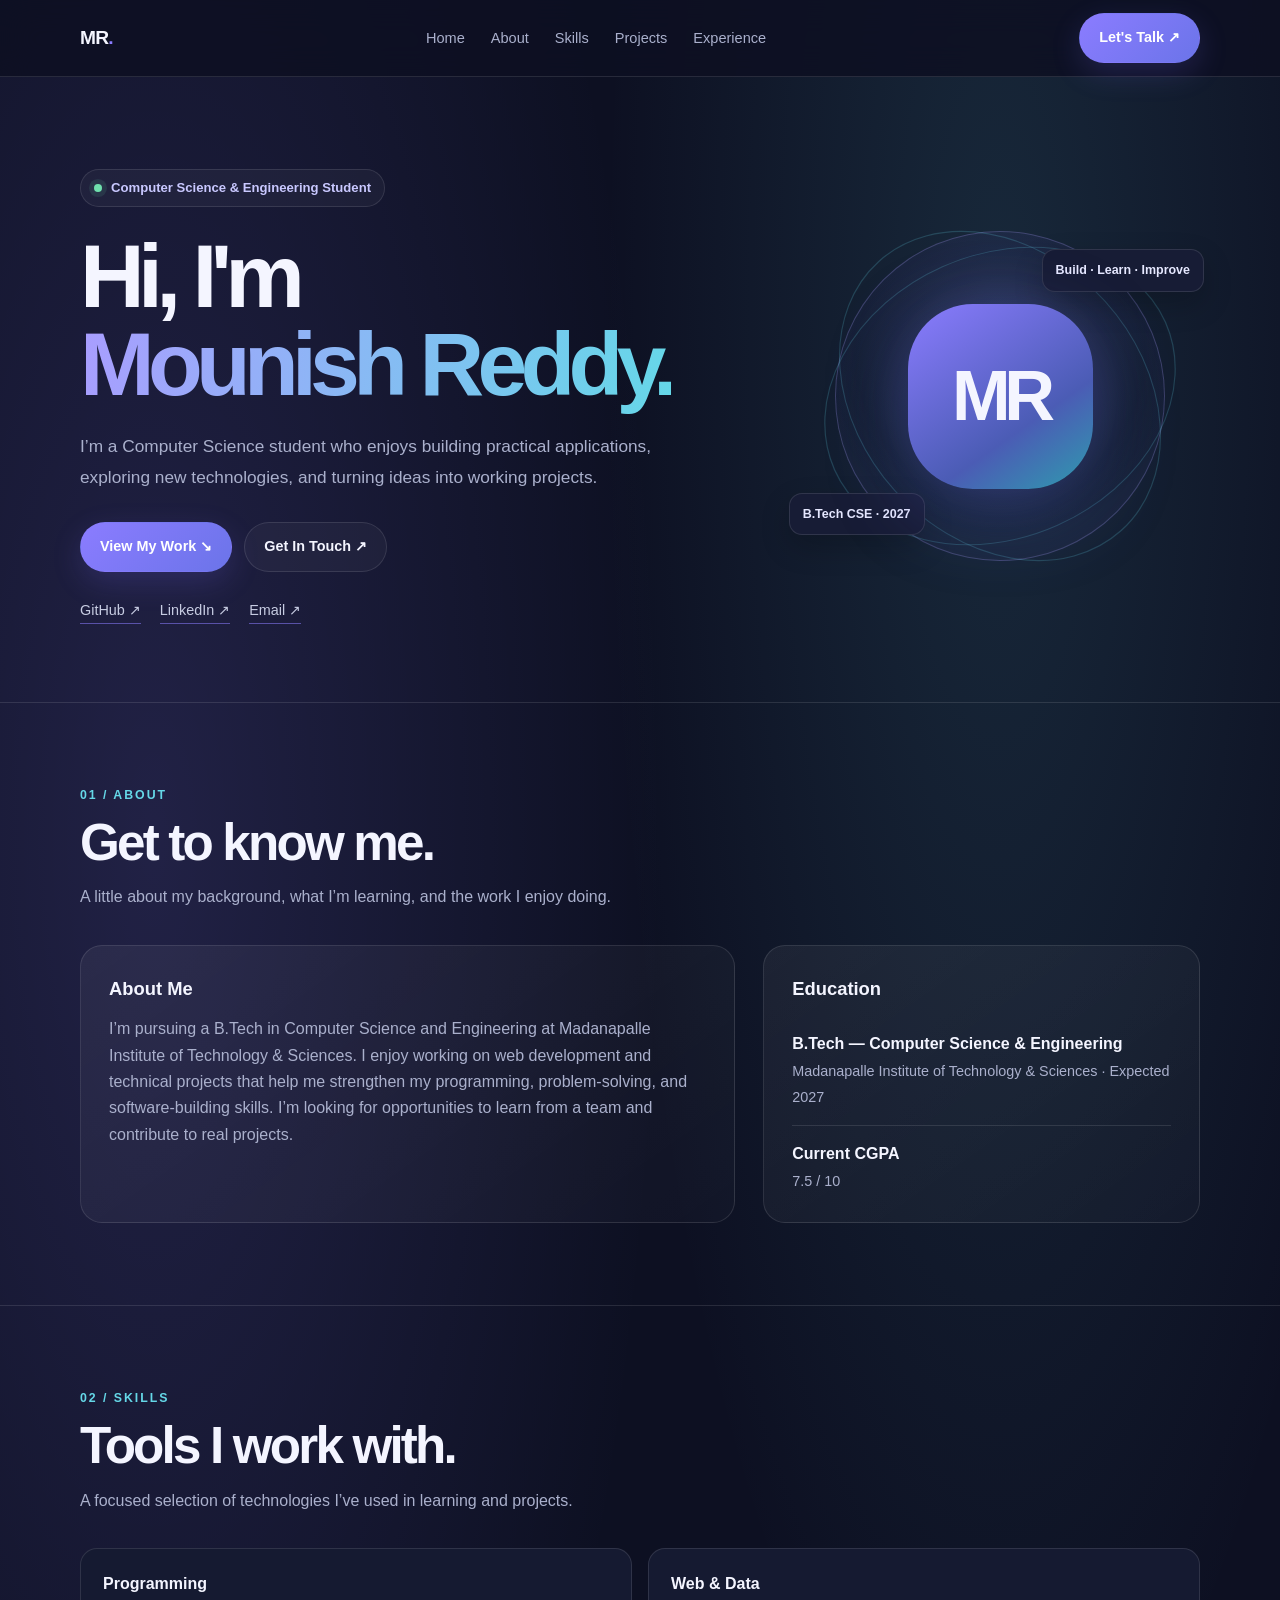
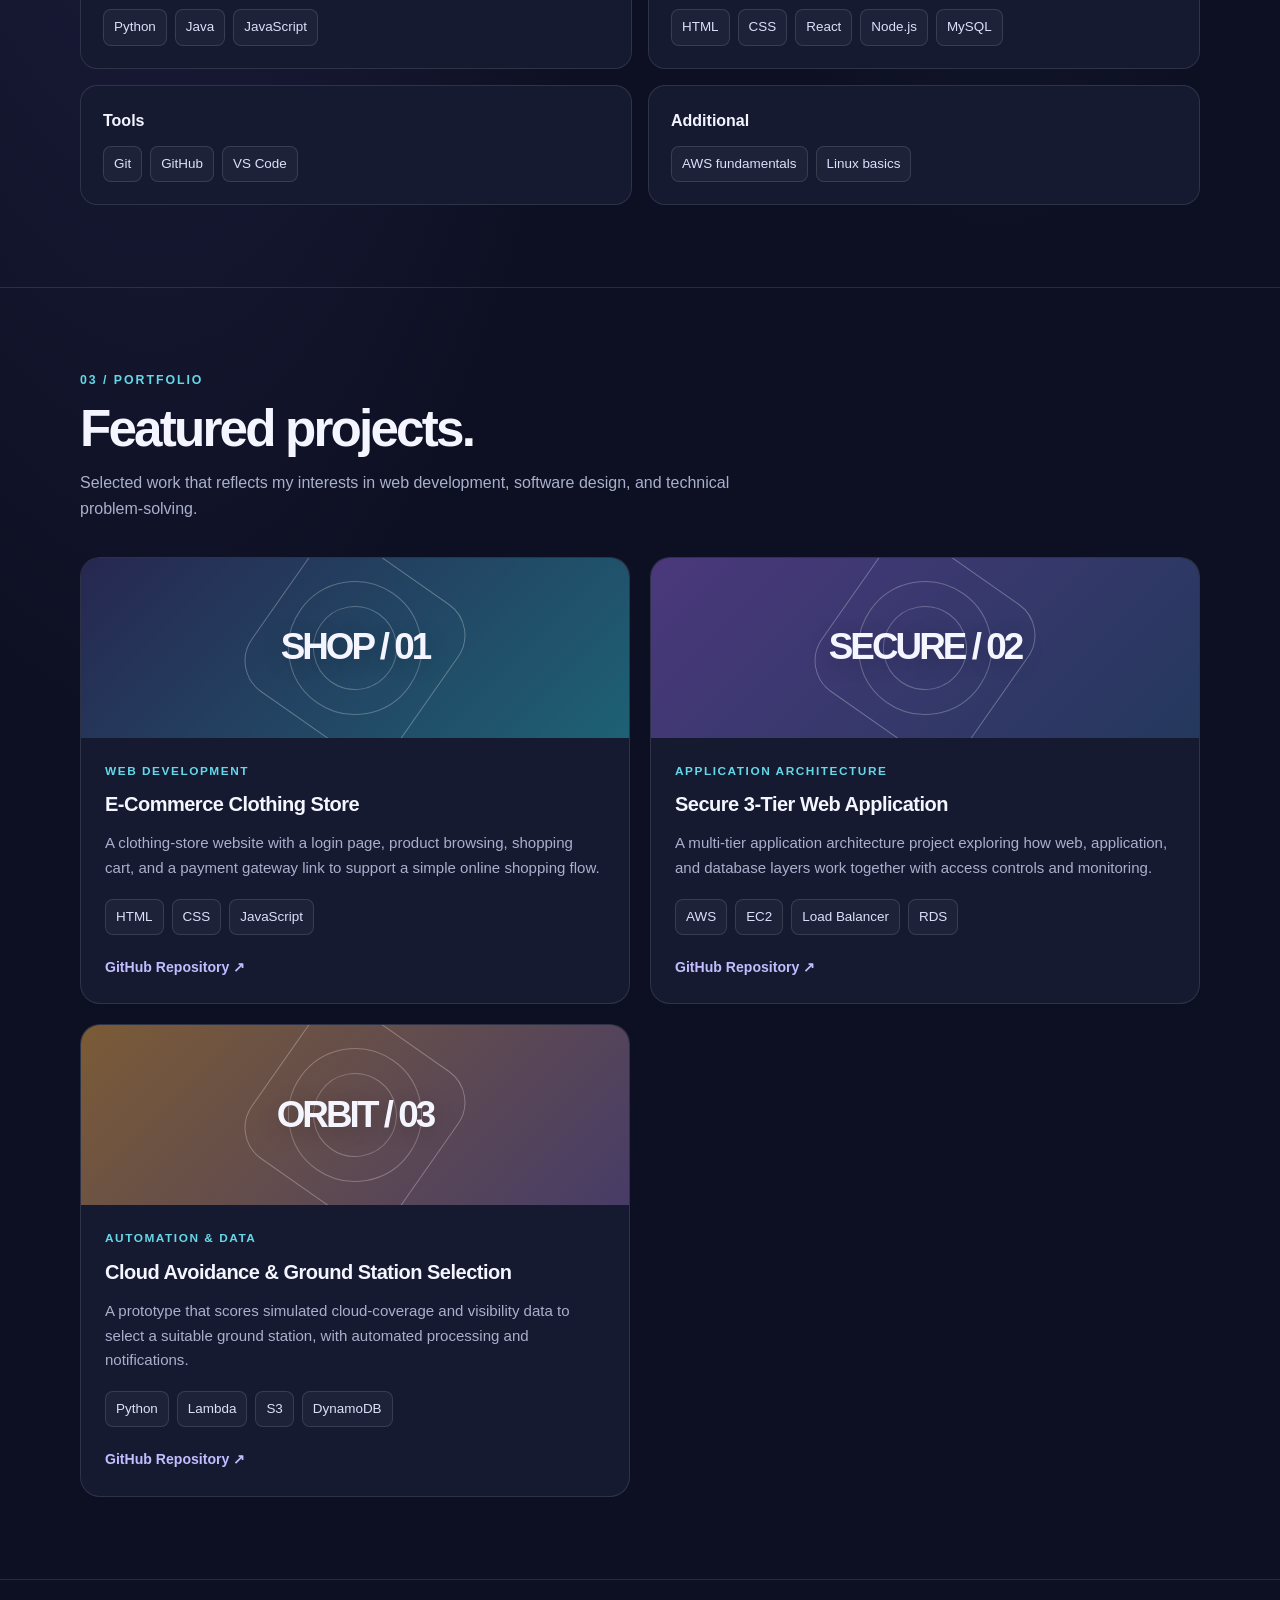
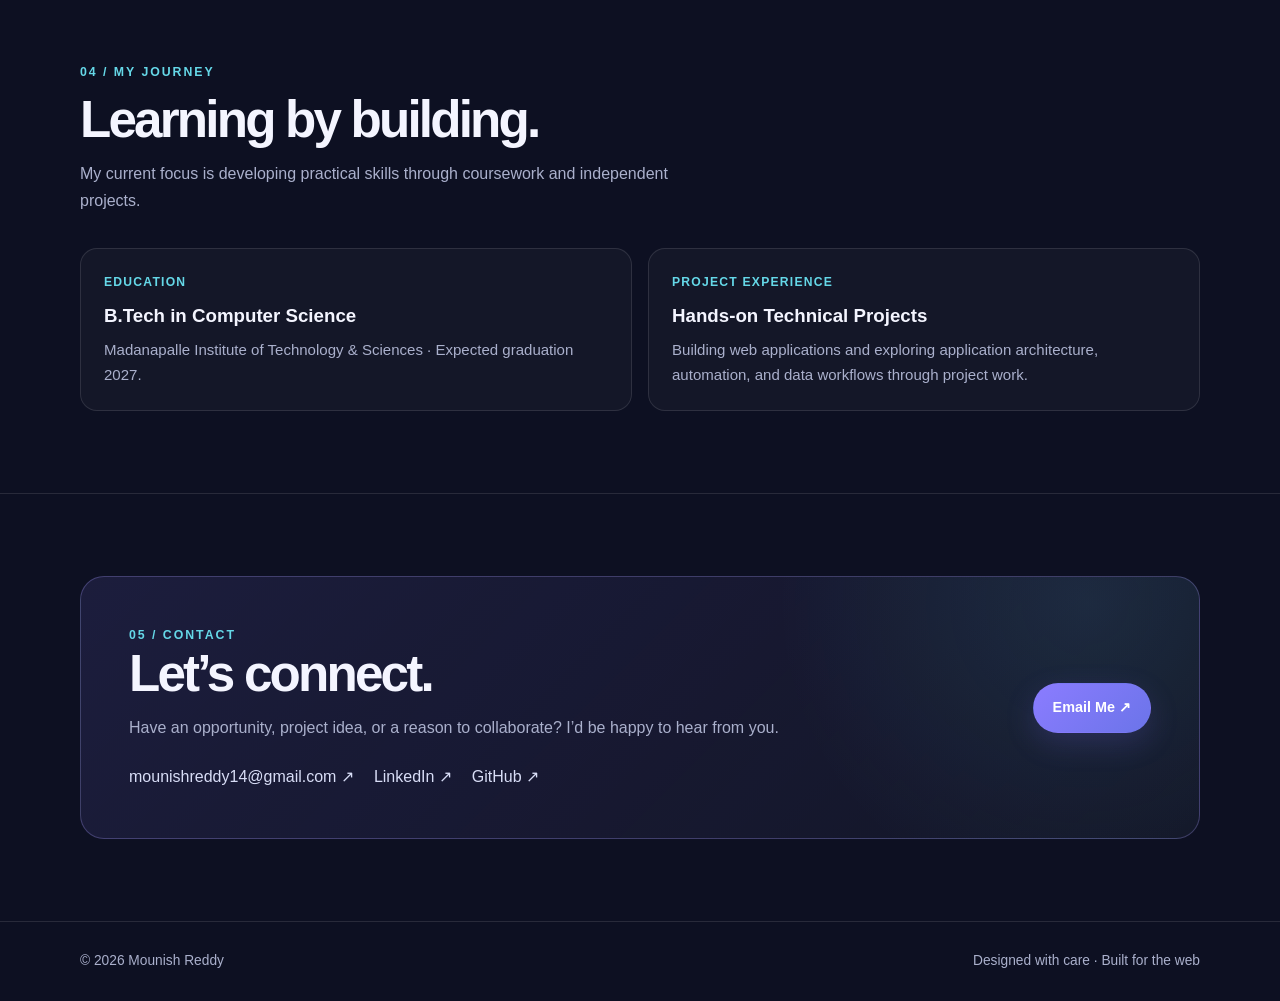
<file: index.html>
<!DOCTYPE html>
<html lang="en">
<head>
<meta charset="UTF-8">
<meta name="viewport" content="width=device-width, initial-scale=1">
<meta name="theme-color" content="#101126">
<meta name="description" content="Mounish Reddy — Computer Science student, developer, and project builder.">
<title>Mounish Reddy | Developer Portfolio</title>
<style>
:root{--bg:#0d1022;--panel:#151a31;--panel2:#1a2140;--text:#f4f5ff;--muted:#aab0cc;--line:rgba(255,255,255,.11);--purple:#8b7cff;--cyan:#65d8e8;--max:1120px}
*{box-sizing:border-box}html{scroll-behavior:smooth;scroll-padding-top:90px}body{margin:0;background:radial-gradient(ellipse at 78% 8%,rgba(101,216,232,.12),transparent 28%),radial-gradient(ellipse at 12% 20%,rgba(139,124,255,.16),transparent 32%),var(--bg);color:var(--text);font-family:Inter,-apple-system,BlinkMacSystemFont,"Segoe UI",sans-serif;line-height:1.65}a{color:inherit;text-decoration:none}button,a{ -webkit-tap-highlight-color:transparent}.wrap{width:min(var(--max),calc(100% - 42px));margin:auto}.nav{position:sticky;top:0;z-index:10;background:rgba(13,16,34,.86);backdrop-filter:blur(16px);border-bottom:1px solid var(--line)}.nav-inner{height:76px;display:flex;align-items:center;justify-content:space-between;gap:24px}.brand{font-size:1.2rem;font-weight:850;letter-spacing:-.04em}.brand span{color:var(--purple)}.navlinks{display:flex;gap:26px;align-items:center;font-size:.91rem;color:var(--muted)}.navlinks a:hover{color:var(--text)}.nav-cta,.btn{display:inline-flex;align-items:center;justify-content:center;gap:8px;border-radius:999px;padding:12px 19px;font-weight:750;font-size:.9rem;border:1px solid var(--line);transition:transform .2s,background .2s}.nav-cta,.btn.primary{background:linear-gradient(135deg,var(--purple),#6b74e9);border-color:transparent;color:white;box-shadow:0 10px 30px rgba(113,101,235,.2)}.btn.secondary{background:rgba(255,255,255,.035)}.btn:hover,.nav-cta:hover{transform:translateY(-2px)}.hero{padding:92px 0 78px;min-height:580px;display:grid;grid-template-columns:1.25fr .75fr;align-items:center;gap:55px}.eyebrow{display:inline-flex;align-items:center;gap:9px;border:1px solid var(--line);background:rgba(255,255,255,.035);border-radius:999px;padding:7px 13px;color:#c9c8ff;font-size:.82rem;font-weight:700}.dot{width:8px;height:8px;border-radius:50%;background:#6fe0ad;box-shadow:0 0 0 5px rgba(111,224,173,.1)}h1{font-size:clamp(3.3rem,7vw,5.8rem);line-height:.99;letter-spacing:-.075em;margin:25px 0 22px;font-weight:850}h1 span{background:linear-gradient(100deg,#a99dff,var(--cyan));-webkit-background-clip:text;background-clip:text;color:transparent}.hero p{max-width:640px;color:var(--muted);font-size:1.08rem;line-height:1.8}.actions{display:flex;flex-wrap:wrap;gap:12px;margin-top:29px}.socials{display:flex;gap:19px;flex-wrap:wrap;margin-top:27px;font-size:.9rem;color:#c7cce2}.socials a{border-bottom:1px solid rgba(139,124,255,.55)}.portrait-card{position:relative;min-height:370px;display:grid;place-items:center}.orbit{width:min(330px,78vw);aspect-ratio:1;border-radius:50%;border:1px solid rgba(169,157,255,.28);display:grid;place-items:center;position:relative;background:radial-gradient(circle at 50% 38%,rgba(139,124,255,.23),rgba(21,26,49,.2) 55%,transparent 70%);box-shadow:inset 0 0 55px rgba(139,124,255,.08)}.orbit:before,.orbit:after{content:"";position:absolute;border:1px solid rgba(101,216,232,.2);border-radius:50%;inset:22px;transform:rotate(-24deg) scaleX(1.28)}.orbit:after{transform:rotate(48deg) scaleX(1.28)}.monogram{width:185px;height:185px;border-radius:35%;display:grid;place-items:center;background:linear-gradient(145deg,#8b7cff,#4b5cb5 65%,#2e9cae);font-size:4.4rem;letter-spacing:-.09em;font-weight:900;box-shadow:0 22px 80px rgba(86,91,207,.38);z-index:1}.float-tag{position:absolute;padding:10px 13px;border-radius:13px;border:1px solid var(--line);background:#171c35;color:#e6e8ff;font-size:.78rem;font-weight:700;box-shadow:0 12px 30px rgba(0,0,0,.2)}.tag-one{top:38px;right:-4px}.tag-two{bottom:46px;left:-12px}.section{padding:82px 0;border-top:1px solid var(--line)}.section-heading{margin-bottom:34px}.kicker{font-size:.77rem;letter-spacing:.16em;text-transform:uppercase;color:var(--cyan);font-weight:800}.section h2{font-size:clamp(2.1rem,4vw,3.3rem);letter-spacing:-.055em;line-height:1.1;margin:10px 0 13px}.sub{color:var(--muted);max-width:650px;margin:0}.about-grid{display:grid;grid-template-columns:1.2fr .8fr;gap:28px}.panel{background:linear-gradient(145deg,rgba(255,255,255,.055),rgba(255,255,255,.018));border:1px solid var(--line);border-radius:22px;padding:28px}.panel h3{margin:0 0 12px;font-size:1.15rem}.panel p{margin:0;color:var(--muted)}.edu-item{padding:15px 0;border-bottom:1px solid var(--line)}.edu-item:last-child{border:0;padding-bottom:0}.edu-item strong{display:block}.edu-item span{font-size:.9rem;color:var(--muted)}.skills{display:grid;grid-template-columns:repeat(2,1fr);gap:16px}.skill{background:var(--panel);border:1px solid var(--line);border-radius:17px;padding:22px}.skill h3{font-size:1rem;margin:0 0 12px}.chips{display:flex;flex-wrap:wrap;gap:8px}.chip{font-size:.84rem;color:#dce1fa;border:1px solid rgba(255,255,255,.12);background:rgba(255,255,255,.035);padding:6px 10px;border-radius:8px}.projects{display:grid;grid-template-columns:repeat(2,1fr);gap:20px}.project{overflow:hidden;border-radius:20px;background:var(--panel);border:1px solid var(--line);display:flex;flex-direction:column;min-width:0}.project-art{height:180px;display:flex;align-items:center;justify-content:center;position:relative;overflow:hidden;background:linear-gradient(135deg,#272750,#1e6174)}.project:nth-child(2) .project-art{background:linear-gradient(135deg,#4b387c,#24385d)}.project:nth-child(3) .project-art{background:linear-gradient(135deg,#7b5b36,#473c67)}.art-shape{position:absolute;width:180px;height:180px;border:1px solid rgba(255,255,255,.28);border-radius:38px;transform:rotate(35deg)}.art-shape:before,.art-shape:after{content:"";position:absolute;border:1px solid rgba(255,255,255,.25);border-radius:50%;inset:22px}.art-shape:after{inset:47px}.art-label{position:relative;z-index:1;font-size:2.3rem;font-weight:900;letter-spacing:-.08em;text-shadow:0 4px 24px rgba(0,0,0,.2)}.project-body{padding:24px;display:flex;flex-direction:column;flex:1}.project-type{font-size:.74rem;letter-spacing:.13em;text-transform:uppercase;color:var(--cyan);font-weight:800}.project h3{font-size:1.25rem;margin:7px 0 10px;letter-spacing:-.025em}.project p{color:var(--muted);font-size:.94rem;margin:0 0 18px}.project .chips{margin-top:auto}.project-links{display:flex;gap:18px;margin-top:21px;font-size:.88rem;font-weight:750}.project-links a{color:#c3bcff}.project-links a:hover{color:var(--cyan)}.journey{display:grid;grid-template-columns:repeat(2,1fr);gap:16px}.journey-card{padding:23px;border:1px solid var(--line);border-radius:17px;background:rgba(255,255,255,.03)}.journey-card .label{font-size:.76rem;color:var(--cyan);font-weight:800;text-transform:uppercase;letter-spacing:.1em}.journey-card h3{margin:9px 0 6px}.journey-card p{color:var(--muted);margin:0;font-size:.94rem}.contact-box{border:1px solid rgba(169,157,255,.28);border-radius:24px;padding:clamp(25px,5vw,48px);background:radial-gradient(circle at 90% 10%,rgba(101,216,232,.1),transparent 30%),linear-gradient(135deg,rgba(139,124,255,.12),rgba(255,255,255,.025));display:grid;grid-template-columns:1fr auto;gap:24px;align-items:center}.contact-box h2{margin-top:0}.contact-list{display:flex;flex-wrap:wrap;gap:12px 20px;margin-top:22px;color:#d8ddf6}.contact-list a{overflow-wrap:anywhere}.footer{padding:28px 0;color:var(--muted);font-size:.86rem;border-top:1px solid var(--line)}.footer-inner{display:flex;justify-content:space-between;gap:18px;flex-wrap:wrap}
@media(max-width:800px){.navlinks{gap:13px}.navlinks a:not(:last-child){display:none}.hero{grid-template-columns:1fr;padding-top:65px;gap:20px}.portrait-card{min-height:300px;grid-row:1}.orbit{width:260px}.monogram{width:145px;height:145px;font-size:3.5rem}.tag-one{right:8px}.tag-two{left:8px}.about-grid{grid-template-columns:1fr}.contact-box{grid-template-columns:1fr}.contact-box .btn{justify-self:start}}
@media(max-width:560px){.wrap{width:min(var(--max),calc(100% - 30px))}.nav-inner{height:66px}.nav-cta{padding:9px 12px;font-size:.8rem}.brand{font-size:1rem}.hero{padding:46px 0 58px}h1{font-size:3.45rem}.hero p{font-size:1rem}.section{padding:62px 0}.skills,.projects,.journey{grid-template-columns:1fr}.project-art{height:155px}.panel{padding:22px}.portrait-card{min-height:270px}.orbit{width:230px}.monogram{width:130px;height:130px;font-size:3.1rem}}
</style>
</head>
<body>
<header class="nav"><div class="wrap nav-inner">
  <a class="brand" href="#home">MR<span>.</span></a>
  <nav class="navlinks" aria-label="Main navigation">
    <a href="#home">Home</a><a href="#about">About</a><a href="#skills">Skills</a><a href="#projects">Projects</a><a href="#experience">Experience</a>
  </nav>
  <a class="nav-cta" href="#contact">Let's Talk ↗</a>
</div></header>

<main>
<section class="wrap hero" id="home">
  <div>
    <div class="eyebrow"><span class="dot"></span> Computer Science &amp; Engineering Student</div>
    <h1>Hi, I'm<br><span>Mounish Reddy.</span></h1>
    <p>I’m a Computer Science student who enjoys building practical applications, exploring new technologies, and turning ideas into working projects.</p>
    <div class="actions"><a class="btn primary" href="#projects">View My Work ↘</a><a class="btn secondary" href="#contact">Get In Touch ↗</a></div>
    <div class="socials"><a href="https://github.com/mounsh-12" target="_blank" rel="noreferrer">GitHub ↗</a><a href="https://www.linkedin.com/in/mounish-reddy-a2a866334" target="_blank" rel="noreferrer">LinkedIn ↗</a><a href="mailto:mounishreddy14@gmail.com">Email ↗</a></div>
  </div>
  <div class="portrait-card" aria-label="Mounish Reddy initials artwork"><div class="orbit"><div class="monogram">MR</div></div><div class="float-tag tag-one">Build · Learn · Improve</div><div class="float-tag tag-two">B.Tech CSE · 2027</div></div>
</section>

<section class="section" id="about"><div class="wrap">
  <div class="section-heading"><div class="kicker">01 / About</div><h2>Get to know me.</h2><p class="sub">A little about my background, what I’m learning, and the work I enjoy doing.</p></div>
  <div class="about-grid">
    <article class="panel"><h3>About Me</h3><p>I’m pursuing a B.Tech in Computer Science and Engineering at Madanapalle Institute of Technology &amp; Sciences. I enjoy working on web development and technical projects that help me strengthen my programming, problem-solving, and software-building skills. I’m looking for opportunities to learn from a team and contribute to real projects.</p></article>
    <article class="panel"><h3>Education</h3><div class="edu-item"><strong>B.Tech — Computer Science &amp; Engineering</strong><span>Madanapalle Institute of Technology &amp; Sciences · Expected 2027</span></div><div class="edu-item"><strong>Current CGPA</strong><span>7.5 / 10</span></div></article>
  </div>
</div></section>

<section class="section" id="skills"><div class="wrap">
  <div class="section-heading"><div class="kicker">02 / Skills</div><h2>Tools I work with.</h2><p class="sub">A focused selection of technologies I’ve used in learning and projects.</p></div>
  <div class="skills">
    <article class="skill"><h3>Programming</h3><div class="chips"><span class="chip">Python</span><span class="chip">Java</span><span class="chip">JavaScript</span></div></article>
    <article class="skill"><h3>Web &amp; Data</h3><div class="chips"><span class="chip">HTML</span><span class="chip">CSS</span><span class="chip">React</span><span class="chip">Node.js</span><span class="chip">MySQL</span></div></article>
    <article class="skill"><h3>Tools</h3><div class="chips"><span class="chip">Git</span><span class="chip">GitHub</span><span class="chip">VS Code</span></div></article>
    <article class="skill"><h3>Additional</h3><div class="chips"><span class="chip">AWS fundamentals</span><span class="chip">Linux basics</span></div></article>
  </div>
</div></section>

<section class="section" id="projects"><div class="wrap">
  <div class="section-heading"><div class="kicker">03 / Portfolio</div><h2>Featured projects.</h2><p class="sub">Selected work that reflects my interests in web development, software design, and technical problem-solving.</p></div>
  <div class="projects">
    <article class="project"><div class="project-art"><div class="art-shape"></div><div class="art-label">SHOP / 01</div></div><div class="project-body"><div class="project-type">Web Development</div><h3>E-Commerce Clothing Store</h3><p>A clothing-store website with a login page, product browsing, shopping cart, and a payment gateway link to support a simple online shopping flow.</p><div class="chips"><span class="chip">HTML</span><span class="chip">CSS</span><span class="chip">JavaScript</span></div><div class="project-links"><a href="https://github.com/mounsh-12/E-Commere-Clothing-Store.git" target="_blank" rel="noreferrer">GitHub Repository ↗</a></div></div></article>
    <article class="project"><div class="project-art"><div class="art-shape"></div><div class="art-label">SECURE / 02</div></div><div class="project-body"><div class="project-type">Application Architecture</div><h3>Secure 3-Tier Web Application</h3><p>A multi-tier application architecture project exploring how web, application, and database layers work together with access controls and monitoring.</p><div class="chips"><span class="chip">AWS</span><span class="chip">EC2</span><span class="chip">Load Balancer</span><span class="chip">RDS</span></div><div class="project-links"><a href="https://github.com/mounsh-12/secure-3-tier-aws-application" target="_blank" rel="noreferrer">GitHub Repository ↗</a></div></div></article>
    <article class="project"><div class="project-art"><div class="art-shape"></div><div class="art-label">ORBIT / 03</div></div><div class="project-body"><div class="project-type">Automation &amp; Data</div><h3>Cloud Avoidance &amp; Ground Station Selection</h3><p>A prototype that scores simulated cloud-coverage and visibility data to select a suitable ground station, with automated processing and notifications.</p><div class="chips"><span class="chip">Python</span><span class="chip">Lambda</span><span class="chip">S3</span><span class="chip">DynamoDB</span></div><div class="project-links"><a href="https://github.com/mounsh-12/aws-cloud-avoidance-ground-station-selection" target="_blank" rel="noreferrer">GitHub Repository ↗</a></div></div></article>
  </div>
</div></section>

<section class="section" id="experience"><div class="wrap">
  <div class="section-heading"><div class="kicker">04 / My journey</div><h2>Learning by building.</h2><p class="sub">My current focus is developing practical skills through coursework and independent projects.</p></div>
  <div class="journey"><article class="journey-card"><div class="label">Education</div><h3>B.Tech in Computer Science</h3><p>Madanapalle Institute of Technology &amp; Sciences · Expected graduation 2027.</p></article><article class="journey-card"><div class="label">Project Experience</div><h3>Hands-on Technical Projects</h3><p>Building web applications and exploring application architecture, automation, and data workflows through project work.</p></article></div>
</div></section>

<section class="section" id="contact"><div class="wrap"><div class="contact-box"><div><div class="kicker">05 / Contact</div><h2>Let’s connect.</h2><p class="sub">Have an opportunity, project idea, or a reason to collaborate? I’d be happy to hear from you.</p><div class="contact-list"><a href="mailto:mounishreddy14@gmail.com">mounishreddy14@gmail.com ↗</a><a href="https://www.linkedin.com/in/mounish-reddy-a2a866334" target="_blank" rel="noreferrer">LinkedIn ↗</a><a href="https://github.com/mounsh-12" target="_blank" rel="noreferrer">GitHub ↗</a></div></div><a class="btn primary" href="mailto:mounishreddy14@gmail.com">Email Me ↗</a></div></div></section>
</main>
<footer class="footer"><div class="wrap footer-inner"><span>© <span id="year"></span> Mounish Reddy</span><span>Designed with care · Built for the web</span></div></footer>
<script>document.getElementById('year').textContent=new Date().getFullYear();</script>
</body>
</html>
</file>
